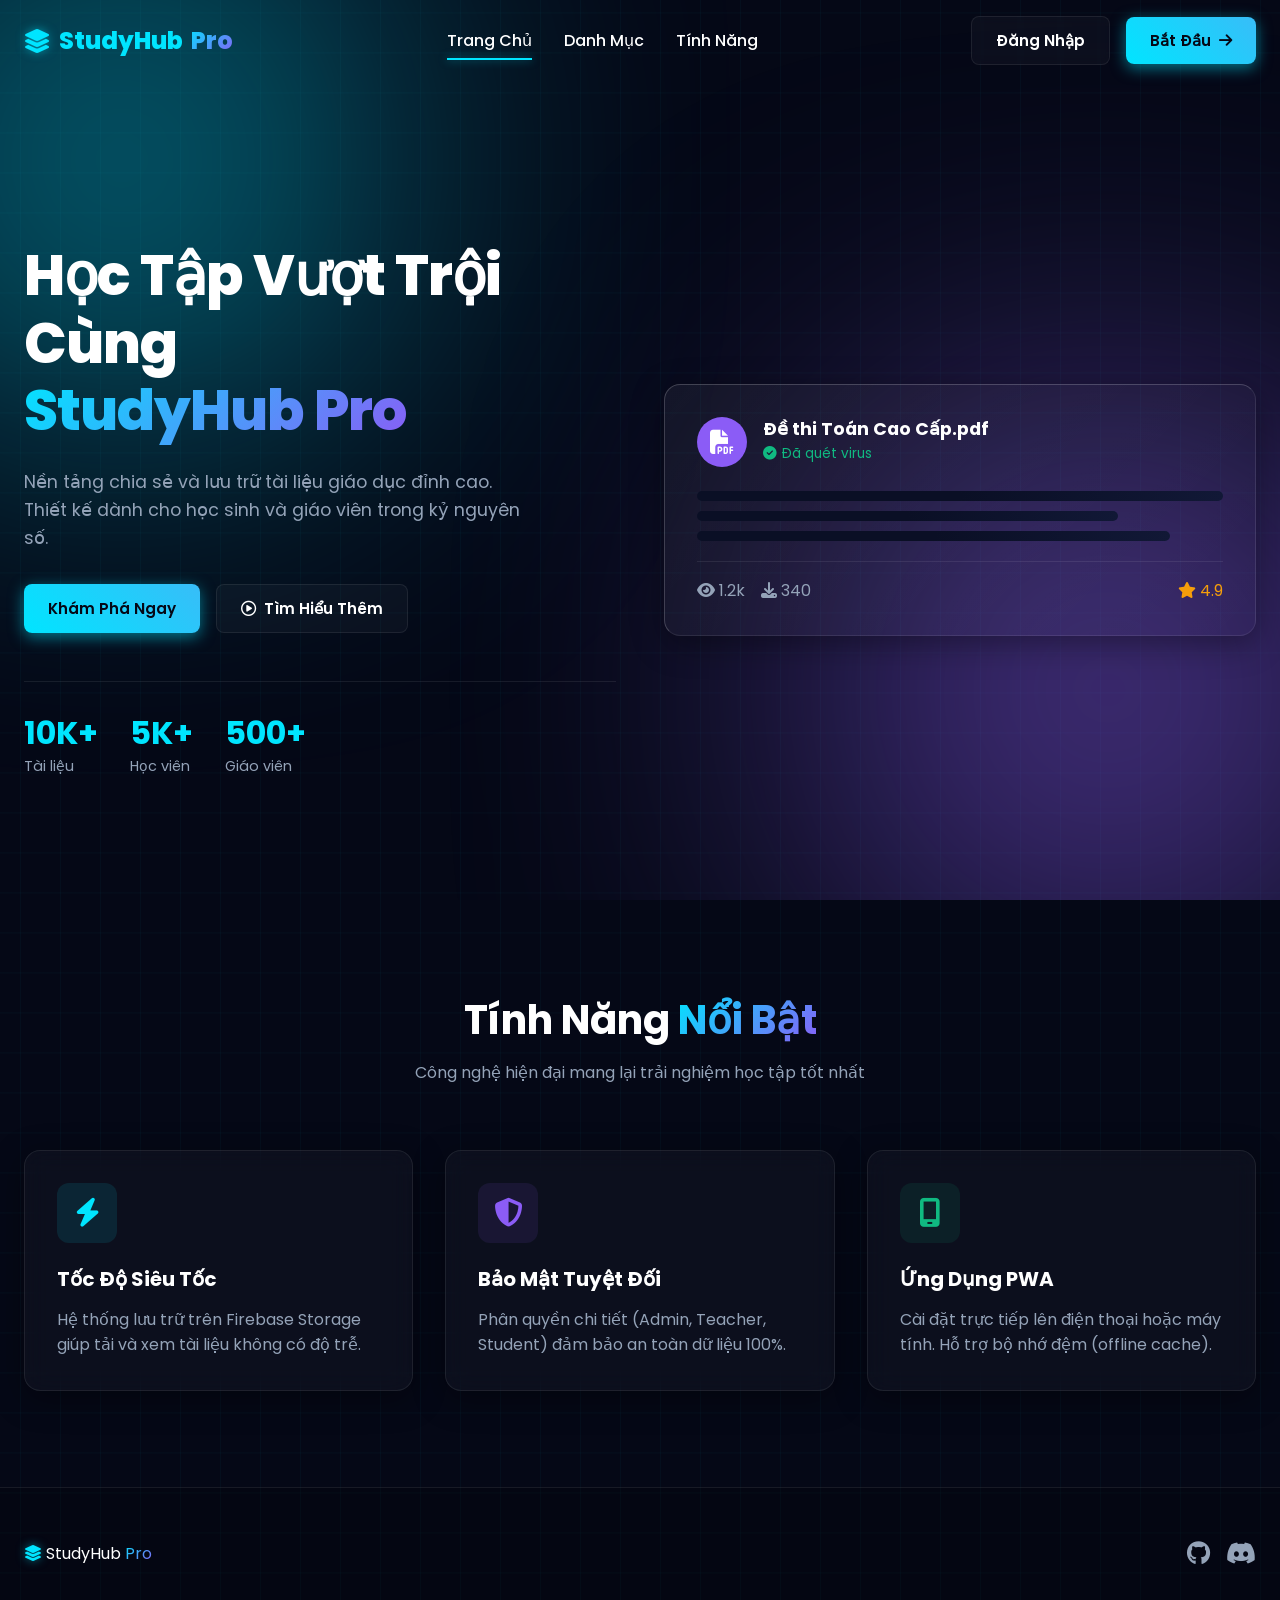
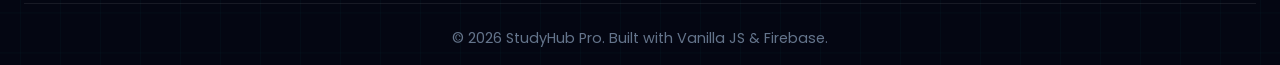
<file: index.html>
<!DOCTYPE html>
<html lang="vi">
<head>
    <meta charset="UTF-8">
    <meta name="viewport" content="width=device-width, initial-scale=1.0">
    <title>StudyHub Pro | Nền Tảng Chia Sẻ Tài Liệu Học Tập</title>
    
    <link rel="manifest" href="manifest.json">
    <meta name="theme-color" content="#050816">
    <link rel="icon" type="image/png" href="assets/icons/icon-192x192.png">

    <link rel="stylesheet" href="https://cdnjs.cloudflare.com/ajax/libs/font-awesome/6.4.0/css/all.min.css">
    
    <link rel="stylesheet" href="assets/css/theme.css">
    <link rel="stylesheet" href="assets/css/animation.css">
    <link rel="stylesheet" href="assets/css/style.css">
    <link rel="stylesheet" href="assets/css/responsive.css">
</head>
<body>
    <nav class="navbar" id="navbar">
        <div class="container nav-content">
            <div class="nav-logo">
                <a href="index.html">
                    <i class="fa-solid fa-layer-group"></i>
                    StudyHub <span class="text-gradient-primary">Pro</span>
                </a>
            </div>
            
            <ul class="nav-links" id="navLinks">
                <li><a href="index.html" class="active">Trang Chủ</a></li>
                <li><a href="subjects.html">Danh Mục</a></li>
                <li><a href="#features">Tính Năng</a></li>
            </ul>

            <div class="nav-actions">
                <a href="login.html" class="btn btn-glass ripple">Đăng Nhập</a>
                <a href="register.html" class="btn btn-primary ripple">Bắt Đầu <i class="fa-solid fa-arrow-right"></i></a>
                <button class="mobile-menu-btn" id="mobileMenuBtn">
                    <i class="fa-solid fa-bars"></i>
                </button>
            </div>
        </div>
    </nav>

    <header class="hero">
        <div class="hero-blur-circle-1"></div>
        <div class="hero-blur-circle-2"></div>
        
        <div class="container hero-content">
            <div class="hero-text animate-fade-in-up">
                <h1>Học Tập Vượt Trội Cùng <br><span class="text-gradient-primary">StudyHub Pro</span></h1>
                <p>Nền tảng chia sẻ và lưu trữ tài liệu giáo dục đỉnh cao. Thiết kế dành cho học sinh và giáo viên trong kỷ nguyên số.</p>
                <div class="hero-buttons">
                    <a href="register.html" class="btn btn-primary ripple">Khám Phá Ngay</a>
                    <a href="#features" class="btn btn-glass ripple"><i class="fa-regular fa-circle-play"></i> Tìm Hiểu Thêm</a>
                </div>
                
                <div class="hero-stats">
                    <div class="stat-item">
                        <h4>10K+</h4>
                        <span>Tài liệu</span>
                    </div>
                    <div class="stat-item">
                        <h4>5K+</h4>
                        <span>Học viên</span>
                    </div>
                    <div class="stat-item">
                        <h4>500+</h4>
                        <span>Giáo viên</span>
                    </div>
                </div>
            </div>

            <div class="hero-image-wrapper animate-slide-in-right">
                <div class="hero-card glass-panel animate-float mouse-light-wrapper" id="heroCard">
                    <div class="mouse-light"></div>
                    <div style="display: flex; align-items: center; gap: 1rem; margin-bottom: 1.5rem;">
                        <div style="width: 50px; height: 50px; border-radius: 50%; background: var(--color-secondary); display: flex; align-items: center; justify-content: center; font-size: 1.5rem;">
                            <i class="fa-solid fa-file-pdf"></i>
                        </div>
                        <div>
                            <h3 style="font-size: 1.1rem;">Đề thi Toán Cao Cấp.pdf</h3>
                            <span style="color: var(--color-success); font-size: 0.85rem;"><i class="fa-solid fa-check-circle"></i> Đã quét virus</span>
                        </div>
                    </div>
                    <div class="skeleton" style="height: 10px; width: 100%; margin-bottom: 10px;"></div>
                    <div class="skeleton" style="height: 10px; width: 80%; margin-bottom: 10px;"></div>
                    <div class="skeleton" style="height: 10px; width: 90%; margin-bottom: 20px;"></div>
                    <div style="display: flex; justify-content: space-between; align-items: center; border-top: 1px solid var(--glass-border); padding-top: 1rem;">
                        <div style="display: flex; gap: 1rem; color: var(--text-secondary);">
                            <span><i class="fa-solid fa-eye"></i> 1.2k</span>
                            <span><i class="fa-solid fa-download"></i> 340</span>
                        </div>
                        <div style="color: #f59e0b;">
                            <i class="fa-solid fa-star"></i> 4.9
                        </div>
                    </div>
                </div>
            </div>
        </div>
    </header>

    <section class="features" id="features">
        <div class="container">
            <div class="section-header">
                <h2>Tính Năng <span class="text-gradient-primary">Nổi Bật</span></h2>
                <p>Công nghệ hiện đại mang lại trải nghiệm học tập tốt nhất</p>
            </div>
            
            <div class="features-grid">
                <div class="feature-card glass-panel mouse-light-wrapper">
                    <div class="mouse-light"></div>
                    <div class="feature-icon">
                        <i class="fa-solid fa-bolt"></i>
                    </div>
                    <h3>Tốc Độ Siêu Tốc</h3>
                    <p>Hệ thống lưu trữ trên Firebase Storage giúp tải và xem tài liệu không có độ trễ.</p>
                </div>
                <div class="feature-card glass-panel mouse-light-wrapper">
                    <div class="mouse-light"></div>
                    <div class="feature-icon" style="color: var(--color-secondary); background: rgba(139, 92, 246, 0.1);">
                        <i class="fa-solid fa-shield-halved"></i>
                    </div>
                    <h3>Bảo Mật Tuyệt Đối</h3>
                    <p>Phân quyền chi tiết (Admin, Teacher, Student) đảm bảo an toàn dữ liệu 100%.</p>
                </div>
                <div class="feature-card glass-panel mouse-light-wrapper">
                    <div class="mouse-light"></div>
                    <div class="feature-icon" style="color: var(--color-success); background: rgba(16, 185, 129, 0.1);">
                        <i class="fa-solid fa-mobile-screen"></i>
                    </div>
                    <h3>Ứng Dụng PWA</h3>
                    <p>Cài đặt trực tiếp lên điện thoại hoặc máy tính. Hỗ trợ bộ nhớ đệm (offline cache).</p>
                </div>
            </div>
        </div>
    </section>

    <footer class="footer">
        <div class="container">
            <div class="footer-content">
                <div class="nav-logo">
                    <i class="fa-solid fa-layer-group"></i>
                    StudyHub <span class="text-gradient-primary">Pro</span>
                </div>
                <div style="display: flex; gap: 1rem;">
                    <a href="#" style="color: var(--text-secondary); font-size: 1.5rem;"><i class="fa-brands fa-github"></i></a>
                    <a href="#" style="color: var(--text-secondary); font-size: 1.5rem;"><i class="fa-brands fa-discord"></i></a>
                </div>
            </div>
            <div class="footer-bottom">
                &copy; 2026 StudyHub Pro. Built with Vanilla JS & Firebase.
            </div>
        </div>
    </footer>

    <script src="assets/js/utils.js" type="module"></script>
    <script>
        // Navbar Scroll Effect
        window.addEventListener('scroll', () => {
            const navbar = document.getElementById('navbar');
            if (window.scrollY > 50) {
                navbar.classList.add('scrolled');
            } else {
                navbar.classList.remove('scrolled');
            }
        });

        // Mouse Light Effect for Glass Panels
        document.querySelectorAll('.mouse-light-wrapper').forEach(wrapper => {
            const light = wrapper.querySelector('.mouse-light');
            if(!light) return;
            wrapper.addEventListener('mousemove', (e) => {
                const rect = wrapper.getBoundingClientRect();
                const x = e.clientX - rect.left;
                const y = e.clientY - rect.top;
                light.style.left = `${x}px`;
                light.style.top = `${y}px`;
            });
        });
    </script>
</body>
</html>
</file>
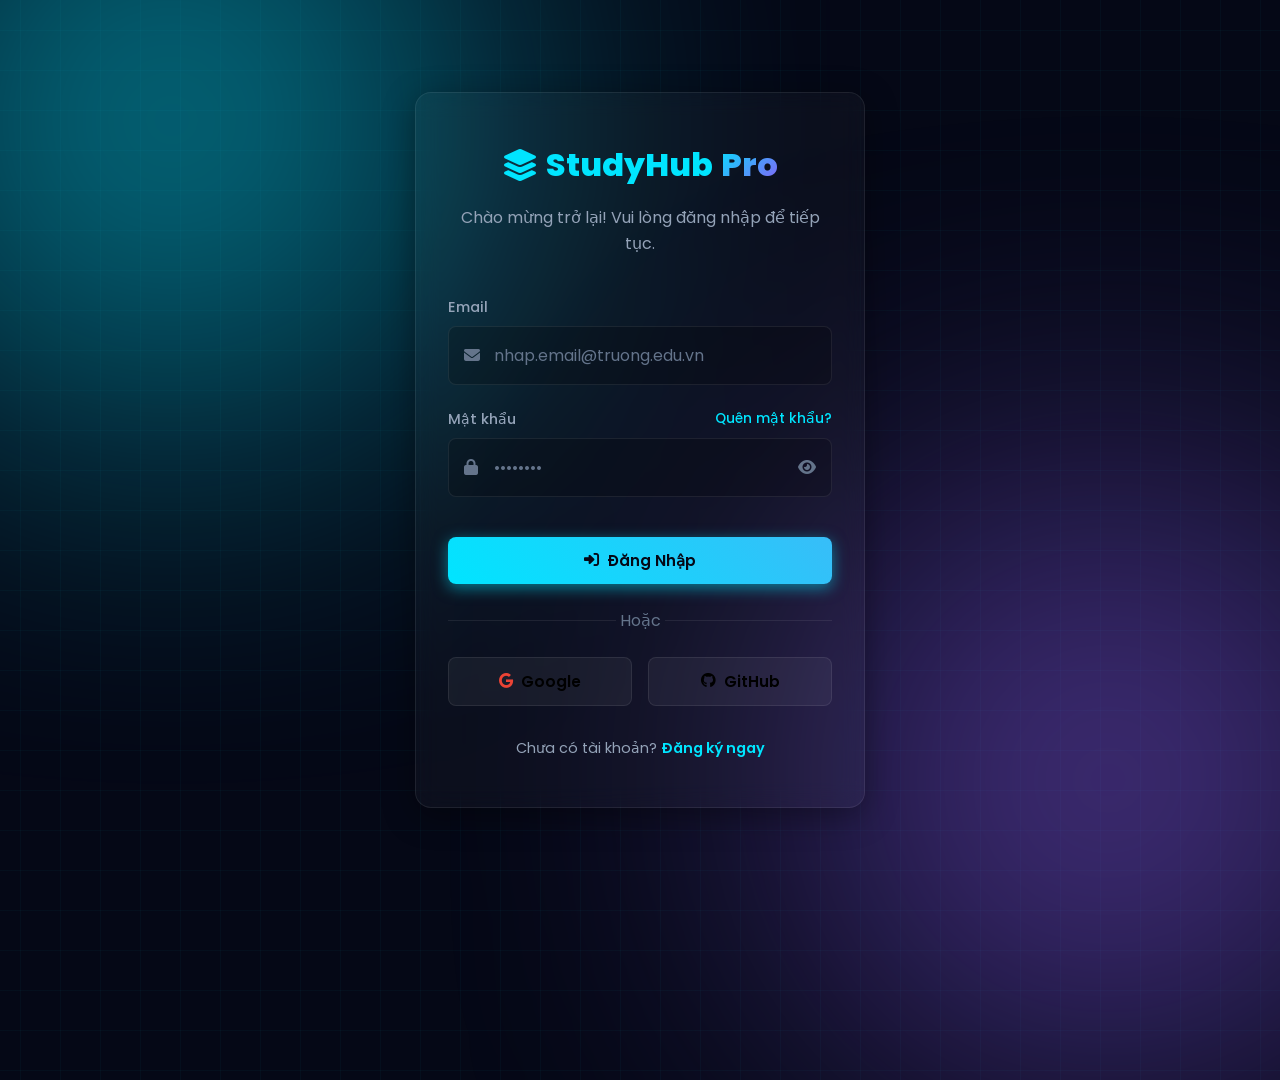
<file: login.html>
<!DOCTYPE html>
<html lang="vi">
<head>
    <meta charset="UTF-8">
    <meta name="viewport" content="width=device-width, initial-scale=1.0">
    <title>Đăng Nhập | StudyHub Pro</title>
    
    <meta name="theme-color" content="#050816">
    <link rel="stylesheet" href="https://cdnjs.cloudflare.com/ajax/libs/font-awesome/6.4.0/css/all.min.css">
    
    <link rel="stylesheet" href="assets/css/theme.css">
    <link rel="stylesheet" href="assets/css/animation.css">
    <link rel="stylesheet" href="assets/css/style.css">
    
    <style>
        /* Specific Styles cho Auth Pages */
        .auth-container {
            min-height: 100vh;
            display: flex;
            align-items: center;
            justify-content: center;
            padding: 2rem;
            position: relative;
        }

        .auth-card {
            width: 100%;
            max-width: 450px;
            padding: 3rem 2rem;
            position: relative;
            z-index: 10;
        }

        .auth-header {
            text-align: center;
            margin-bottom: 2.5rem;
        }

        .auth-header .logo {
            font-size: 2rem;
            font-weight: 800;
            display: flex;
            align-items: center;
            justify-content: center;
            gap: 0.5rem;
            margin-bottom: 1rem;
            text-decoration: none;
        }

        .auth-header .logo i {
            color: var(--color-primary);
        }

        .auth-header p {
            color: var(--text-secondary);
        }

        .auth-footer {
            margin-top: 2rem;
            text-align: center;
            font-size: 0.9rem;
            color: var(--text-secondary);
        }

        .auth-footer a {
            font-weight: 600;
        }
        
        .social-login {
            display: flex;
            gap: 1rem;
            margin-top: 1.5rem;
        }
        
        .social-login .btn {
            flex: 1;
            background: rgba(255, 255, 255, 0.05);
            border: 1px solid var(--glass-border);
        }

        .social-login .btn:hover {
            background: rgba(255, 255, 255, 0.1);
        }

        .divider {
            display: flex;
            align-items: center;
            text-align: center;
            margin: 1.5rem 0;
            color: var(--text-muted);
        }

        .divider::before,
        .divider::after {
            content: '';
            flex: 1;
            border-bottom: 1px solid var(--glass-border);
        }

        .divider:not(:empty)::before {
            margin-right: .25em;
        }

        .divider:not(:empty)::after {
            margin-left: .25em;
        }

        /* Background Effects */
        .auth-bg-1 {
            position: absolute;
            top: -20%; left: -10%;
            width: 600px; height: 600px;
            background: var(--color-primary-glow);
            filter: blur(150px); border-radius: 50%;
        }
        .auth-bg-2 {
            position: absolute;
            bottom: -20%; right: -10%;
            width: 600px; height: 600px;
            background: var(--color-secondary-glow);
            filter: blur(150px); border-radius: 50%;
        }
    </style>
</head>
<body>
    <div class="auth-container">
        <div class="auth-bg-1"></div>
        <div class="auth-bg-2"></div>
        
        <div class="glass-panel auth-card animate-fade-in-up mouse-light-wrapper">
            <div class="mouse-light"></div>
            
            <div class="auth-header">
                <a href="index.html" class="logo">
                    <i class="fa-solid fa-layer-group"></i>
                    StudyHub <span class="text-gradient-primary">Pro</span>
                </a>
                <p>Chào mừng trở lại! Vui lòng đăng nhập để tiếp tục.</p>
            </div>

            <form id="loginForm">
                <div class="input-group">
                    <label for="email">Email</label>
                    <div style="position: relative;">
                        <i class="fa-solid fa-envelope" style="position: absolute; left: 1rem; top: 50%; transform: translateY(-50%); color: var(--text-muted);"></i>
                        <input type="email" id="email" class="input-control" style="padding-left: 2.8rem;" placeholder="nhap.email@truong.edu.vn" required>
                    </div>
                </div>

                <div class="input-group">
                    <label for="password" style="display: flex; justify-content: space-between;">
                        Mật khẩu
                        <a href="forgot-password.html" style="font-size: 0.85rem;">Quên mật khẩu?</a>
                    </label>
                    <div style="position: relative;">
                        <i class="fa-solid fa-lock" style="position: absolute; left: 1rem; top: 50%; transform: translateY(-50%); color: var(--text-muted);"></i>
                        <input type="password" id="password" class="input-control" style="padding-left: 2.8rem;" placeholder="••••••••" required>
                        <i class="fa-solid fa-eye" id="togglePassword" style="position: absolute; right: 1rem; top: 50%; transform: translateY(-50%); color: var(--text-muted); cursor: pointer;"></i>
                    </div>
                </div>

                <button type="submit" class="btn btn-primary ripple" style="width: 100%; margin-top: 1rem;">
                    <i class="fa-solid fa-right-to-bracket"></i> Đăng Nhập
                </button>
            </form>

            <div class="divider">Hoặc</div>

            <div class="social-login">
                <button id="googleLoginBtn" class="btn ripple">
                    <i class="fa-brands fa-google" style="color: #ea4335;"></i> Google
                </button>
                <button id="githubLoginBtn" class="btn ripple">
                    <i class="fa-brands fa-github"></i> GitHub
                </button>
            </div>

            <div class="auth-footer">
                Chưa có tài khoản? <a href="register.html">Đăng ký ngay</a>
            </div>
        </div>
    </div>

    <script type="module">
        import { showToast } from './assets/js/utils.js';
        
        // Toggle Password Visibility
        const togglePassword = document.querySelector('#togglePassword');
        const password = document.querySelector('#password');

        togglePassword.addEventListener('click', function (e) {
            const type = password.getAttribute('type') === 'password' ? 'text' : 'password';
            password.setAttribute('type', type);
            this.classList.toggle('fa-eye');
            this.classList.toggle('fa-eye-slash');
        });

        // Mouse Light
        const wrapper = document.querySelector('.mouse-light-wrapper');
        const light = document.querySelector('.mouse-light');
        wrapper.addEventListener('mousemove', (e) => {
            const rect = wrapper.getBoundingClientRect();
            const x = e.clientX - rect.left;
            const y = e.clientY - rect.top;
            light.style.left = `${x}px`;
            light.style.top = `${y}px`;
        });
    </script>
    
    <script type="module" src="assets/js/auth.js"></script>
</body>
</html>
</file>
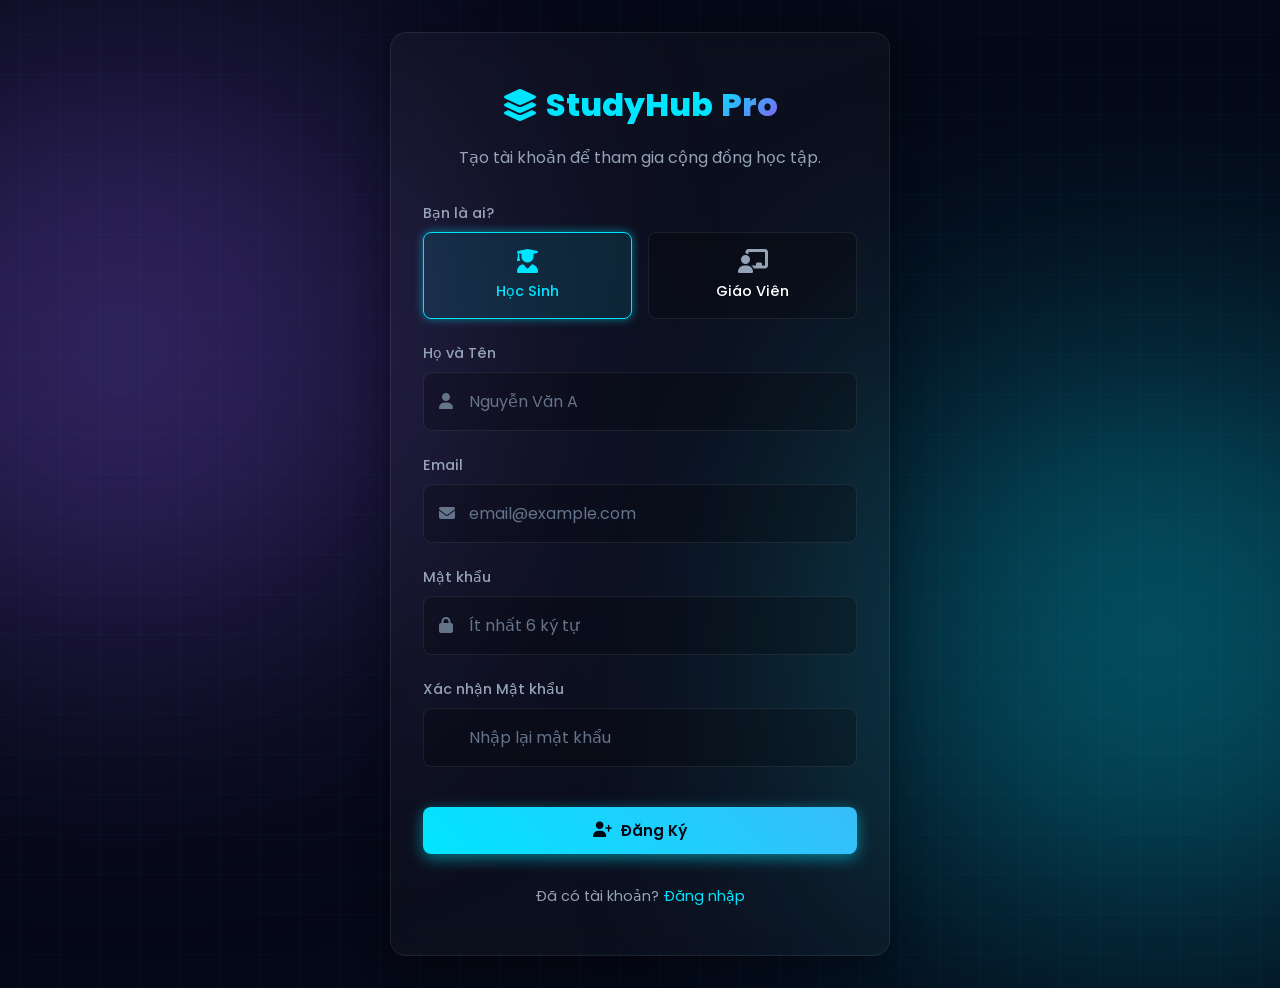
<file: register.html>
<!DOCTYPE html>
<html lang="vi">
<head>
    <meta charset="UTF-8">
    <meta name="viewport" content="width=device-width, initial-scale=1.0">
    <title>Đăng Ký | StudyHub Pro</title>
    
    <meta name="theme-color" content="#050816">
    <link rel="stylesheet" href="https://cdnjs.cloudflare.com/ajax/libs/font-awesome/6.4.0/css/all.min.css">
    
    <link rel="stylesheet" href="assets/css/theme.css">
    <link rel="stylesheet" href="assets/css/animation.css">
    <link rel="stylesheet" href="assets/css/style.css">
    
    <style>
        /* Tái sử dụng styles từ login.html */
        .auth-container { min-height: 100vh; display: flex; align-items: center; justify-content: center; padding: 2rem; position: relative; }
        .auth-card { width: 100%; max-width: 500px; padding: 3rem 2rem; position: relative; z-index: 10; }
        .auth-header { text-align: center; margin-bottom: 2rem; }
        .auth-header .logo { font-size: 2rem; font-weight: 800; display: flex; align-items: center; justify-content: center; gap: 0.5rem; margin-bottom: 1rem; text-decoration: none; }
        .auth-header .logo i { color: var(--color-primary); }
        .auth-header p { color: var(--text-secondary); }
        .auth-footer { margin-top: 2rem; text-align: center; font-size: 0.9rem; color: var(--text-secondary); }
        
        .role-selector {
            display: grid;
            grid-template-columns: 1fr 1fr;
            gap: 1rem;
            margin-bottom: 1.5rem;
        }

        .role-option {
            position: relative;
        }

        .role-option input[type="radio"] {
            display: none;
        }

        .role-card {
            display: flex;
            flex-direction: column;
            align-items: center;
            gap: 0.5rem;
            padding: 1rem;
            border: 1px solid var(--glass-border);
            border-radius: var(--border-radius-sm);
            background: rgba(0,0,0,0.2);
            cursor: pointer;
            transition: var(--transition-normal);
        }

        .role-card i {
            font-size: 1.5rem;
            color: var(--text-secondary);
        }

        .role-card span {
            font-size: 0.9rem;
            font-weight: 500;
        }

        .role-option input[type="radio"]:checked + .role-card {
            border-color: var(--color-primary);
            background: rgba(0, 229, 255, 0.1);
            box-shadow: 0 0 10px var(--color-primary-glow);
        }

        .role-option input[type="radio"]:checked + .role-card i,
        .role-option input[type="radio"]:checked + .role-card span {
            color: var(--color-primary);
        }

        .auth-bg-1 { position: absolute; top: 10%; left: -10%; width: 500px; height: 500px; background: var(--color-secondary-glow); filter: blur(150px); border-radius: 50%; }
        .auth-bg-2 { position: absolute; bottom: 10%; right: -10%; width: 500px; height: 500px; background: var(--color-primary-glow); filter: blur(150px); border-radius: 50%; }
    </style>
</head>
<body>
    <div class="auth-container">
        <div class="auth-bg-1"></div>
        <div class="auth-bg-2"></div>
        
        <div class="glass-panel auth-card animate-fade-in-up mouse-light-wrapper">
            <div class="mouse-light"></div>
            
            <div class="auth-header">
                <a href="index.html" class="logo">
                    <i class="fa-solid fa-layer-group"></i>
                    StudyHub <span class="text-gradient-primary">Pro</span>
                </a>
                <p>Tạo tài khoản để tham gia cộng đồng học tập.</p>
            </div>

            <form id="registerForm">
                <label style="font-size: 0.9rem; font-weight: 500; color: var(--text-secondary); display: block; margin-bottom: 0.5rem;">Bạn là ai?</label>
                <div class="role-selector">
                    <label class="role-option">
                        <input type="radio" name="role" value="student" checked required>
                        <div class="role-card">
                            <i class="fa-solid fa-user-graduate"></i>
                            <span>Học Sinh</span>
                        </div>
                    </label>
                    <label class="role-option">
                        <input type="radio" name="role" value="teacher">
                        <div class="role-card">
                            <i class="fa-solid fa-chalkboard-user"></i>
                            <span>Giáo Viên</span>
                        </div>
                    </label>
                </div>

                <div class="input-group">
                    <label for="fullname">Họ và Tên</label>
                    <div style="position: relative;">
                        <i class="fa-solid fa-user" style="position: absolute; left: 1rem; top: 50%; transform: translateY(-50%); color: var(--text-muted);"></i>
                        <input type="text" id="fullname" class="input-control" style="padding-left: 2.8rem;" placeholder="Nguyễn Văn A" required>
                    </div>
                </div>

                <div class="input-group">
                    <label for="email">Email</label>
                    <div style="position: relative;">
                        <i class="fa-solid fa-envelope" style="position: absolute; left: 1rem; top: 50%; transform: translateY(-50%); color: var(--text-muted);"></i>
                        <input type="email" id="email" class="input-control" style="padding-left: 2.8rem;" placeholder="email@example.com" required>
                    </div>
                </div>

                <div class="input-group">
                    <label for="password">Mật khẩu</label>
                    <div style="position: relative;">
                        <i class="fa-solid fa-lock" style="position: absolute; left: 1rem; top: 50%; transform: translateY(-50%); color: var(--text-muted);"></i>
                        <input type="password" id="password" class="input-control" style="padding-left: 2.8rem;" placeholder="Ít nhất 6 ký tự" required minlength="6">
                    </div>
                </div>

                <div class="input-group">
                    <label for="confirmPassword">Xác nhận Mật khẩu</label>
                    <div style="position: relative;">
                        <i class="fa-solid fa-shield-check" style="position: absolute; left: 1rem; top: 50%; transform: translateY(-50%); color: var(--text-muted);"></i>
                        <input type="password" id="confirmPassword" class="input-control" style="padding-left: 2.8rem;" placeholder="Nhập lại mật khẩu" required minlength="6">
                    </div>
                </div>

                <button type="submit" class="btn btn-primary ripple" style="width: 100%; margin-top: 1rem;">
                    <i class="fa-solid fa-user-plus"></i> Đăng Ký
                </button>
            </form>

            <div class="auth-footer">
                Đã có tài khoản? <a href="login.html">Đăng nhập</a>
            </div>
        </div>
    </div>

    <script type="module">
        const wrapper = document.querySelector('.mouse-light-wrapper');
        const light = document.querySelector('.mouse-light');
        if(wrapper && light) {
            wrapper.addEventListener('mousemove', (e) => {
                const rect = wrapper.getBoundingClientRect();
                const x = e.clientX - rect.left;
                const y = e.clientY - rect.top;
                light.style.left = `${x}px`;
                light.style.top = `${y}px`;
            });
        }
    </script>

    <script type="module" src="assets/js/auth.js"></script>
</body>
</html>
</file>
<file: assets/css/theme.css>
/* * StudyHub Pro - Core Theme & Variables
 * UI Style: Cyberpunk, Neon, Glassmorphism
 */

@import url('https://fonts.googleapis.com/css2?family=Poppins:wght@300;400;500;600;700;800&display=swap');

:root {
    /* Color Palette */
    --color-primary: #00E5FF;
    --color-primary-glow: rgba(0, 229, 255, 0.5);
    --color-secondary: #8B5CF6;
    --color-secondary-glow: rgba(139, 92, 246, 0.5);
    --color-accent: #38BDF8;
    
    /* Backgrounds */
    --bg-main: #050816;
    --bg-surface: #0a0f25;
    --bg-surface-elevated: #111836;
    
    /* Glassmorphism */
    --glass-bg: rgba(255, 255, 255, 0.03);
    --glass-border: rgba(255, 255, 255, 0.08);
    --glass-highlight: rgba(255, 255, 255, 0.15);
    
    /* Text Colors */
    --text-primary: #ffffff;
    --text-secondary: #94a3b8;
    --text-muted: #64748b;
    
    /* Status Colors */
    --color-success: #10b981;
    --color-danger: #ef4444;
    --color-warning: #f59e0b;

    /* Typography */
    --font-main: 'Poppins', sans-serif;
    
    /* Metrics */
    --border-radius-sm: 8px;
    --border-radius-md: 16px;
    --border-radius-lg: 24px;
    --border-radius-pill: 9999px;
    
    /* Transitions */
    --transition-fast: 0.2s ease;
    --transition-normal: 0.3s cubic-bezier(0.4, 0, 0.2, 1);
    --transition-slow: 0.5s cubic-bezier(0.4, 0, 0.2, 1);
    
    /* Shadows */
    --shadow-neon-primary: 0 0 15px var(--color-primary-glow), 0 0 30px var(--color-primary-glow);
    --shadow-neon-secondary: 0 0 15px var(--color-secondary-glow), 0 0 30px var(--color-secondary-glow);
    --shadow-glass: 0 8px 32px 0 rgba(0, 0, 0, 0.37);
}

/* Base Reset */
* {
    margin: 0;
    padding: 0;
    box-sizing: border-box;
    font-family: var(--font-main);
}

html {
    scroll-behavior: smooth;
    font-size: 16px;
}

body {
    background-color: var(--bg-main);
    color: var(--text-primary);
    overflow-x: hidden;
    min-height: 100vh;
    display: flex;
    flex-direction: column;
    /* Cyberpunk Grid Background */
    background-image: 
        linear-gradient(rgba(0, 229, 255, 0.03) 1px, transparent 1px),
        linear-gradient(90deg, rgba(0, 229, 255, 0.03) 1px, transparent 1px);
    background-size: 40px 40px;
    background-position: center center;
}

/* Scrollbar Styling (Vercel/Discord feel) */
::-webkit-scrollbar {
    width: 8px;
    height: 8px;
}

::-webkit-scrollbar-track {
    background: var(--bg-main);
}

::-webkit-scrollbar-thumb {
    background: var(--bg-surface-elevated);
    border-radius: var(--border-radius-pill);
}

::-webkit-scrollbar-thumb:hover {
    background: var(--color-secondary);
}

/* Glassmorphism Utilities */
.glass-panel {
    background: var(--glass-bg);
    backdrop-filter: blur(12px);
    -webkit-backdrop-filter: blur(12px);
    border: 1px solid var(--glass-border);
    border-radius: var(--border-radius-md);
    box-shadow: var(--shadow-glass);
}

/* Typography Utilities */
.text-gradient-primary {
    background: linear-gradient(135deg, var(--color-primary), var(--color-secondary));
    -webkit-background-clip: text;
    -webkit-text-fill-color: transparent;
    background-clip: text;
}

h1, h2, h3, h4, h5, h6 {
    color: var(--text-primary);
    line-height: 1.2;
}

p {
    color: var(--text-secondary);
    line-height: 1.6;
}

a {
    color: var(--color-primary);
    text-decoration: none;
    transition: var(--transition-fast);
}

a:hover {
    color: var(--color-accent);
    text-shadow: 0 0 8px var(--color-primary-glow);
}

/* Global Button Styles */
.btn {
    display: inline-flex;
    align-items: center;
    justify-content: center;
    padding: 0.75rem 1.5rem;
    border-radius: var(--border-radius-sm);
    font-weight: 600;
    font-size: 0.95rem;
    cursor: pointer;
    transition: var(--transition-normal);
    border: none;
    outline: none;
    gap: 0.5rem;
}

.btn-primary {
    background: linear-gradient(45deg, var(--color-primary), var(--color-accent));
    color: var(--bg-main);
    box-shadow: 0 4px 15px var(--color-primary-glow);
}

.btn-primary:hover {
    box-shadow: var(--shadow-neon-primary);
    transform: translateY(-2px);
}

.btn-secondary {
    background: linear-gradient(45deg, var(--color-secondary), #6d28d9);
    color: #ffffff;
    box-shadow: 0 4px 15px var(--color-secondary-glow);
}

.btn-secondary:hover {
    box-shadow: var(--shadow-neon-secondary);
    transform: translateY(-2px);
}

.btn-glass {
    background: var(--glass-bg);
    border: 1px solid var(--glass-border);
    color: var(--text-primary);
    backdrop-filter: blur(4px);
}

.btn-glass:hover {
    background: var(--glass-highlight);
    border-color: var(--color-primary);
}

/* Form Inputs */
.input-group {
    display: flex;
    flex-direction: column;
    gap: 0.5rem;
    margin-bottom: 1.5rem;
}

.input-group label {
    font-size: 0.9rem;
    font-weight: 500;
    color: var(--text-secondary);
}

.input-control {
    width: 100%;
    padding: 1rem 1.25rem;
    background: rgba(0, 0, 0, 0.2);
    border: 1px solid var(--glass-border);
    border-radius: var(--border-radius-sm);
    color: var(--text-primary);
    font-size: 1rem;
    transition: var(--transition-normal);
}

.input-control:focus {
    outline: none;
    border-color: var(--color-primary);
    box-shadow: 0 0 10px var(--color-primary-glow);
    background: rgba(0, 229, 255, 0.05);
}

.input-control::placeholder {
    color: var(--text-muted);
}
</file>
<file: assets/css/animation.css>
/* * StudyHub Pro - Advanced Animations
 */

/* 1. Glow Animation */
@keyframes pulseGlow {
    0% { box-shadow: 0 0 10px var(--color-primary-glow); }
    50% { box-shadow: 0 0 25px var(--color-primary-glow), 0 0 40px var(--color-primary-glow); }
    100% { box-shadow: 0 0 10px var(--color-primary-glow); }
}

.animate-glow {
    animation: pulseGlow 3s infinite alternate;
}

/* 2. Floating Animation */
@keyframes float {
    0% { transform: translateY(0px); }
    50% { transform: translateY(-15px); }
    100% { transform: translateY(0px); }
}

.animate-float {
    animation: float 6s ease-in-out infinite;
}
.animate-float-delayed {
    animation: float 6s ease-in-out 3s infinite;
}

/* 3. Fade In Up */
@keyframes fadeInUp {
    from {
        opacity: 0;
        transform: translateY(30px);
    }
    to {
        opacity: 1;
        transform: translateY(0);
    }
}

.animate-fade-in-up {
    animation: fadeInUp 0.8s cubic-bezier(0.16, 1, 0.3, 1) forwards;
}

/* 4. Slide In Right */
@keyframes slideInRight {
    from {
        opacity: 0;
        transform: translateX(50px);
    }
    to {
        opacity: 1;
        transform: translateX(0);
    }
}

.animate-slide-in-right {
    animation: slideInRight 0.6s ease-out forwards;
}

/* 5. Ripple Effect for Buttons */
.ripple {
    position: relative;
    overflow: hidden;
}

.ripple::after {
    content: "";
    display: block;
    position: absolute;
    width: 100%;
    height: 100%;
    top: 0;
    left: 0;
    pointer-events: none;
    background-image: radial-gradient(circle, #fff 10%, transparent 10.01%);
    background-repeat: no-repeat;
    background-position: 50%;
    transform: scale(10, 10);
    opacity: 0;
    transition: transform .5s, opacity 1s;
}

.ripple:active::after {
    transform: scale(0, 0);
    opacity: 0.3;
    transition: 0s;
}

/* 6. Mouse Light (Glow follows cursor) - CSS Setup for JS injection */
.mouse-light-wrapper {
    position: relative;
    overflow: hidden;
}

.mouse-light {
    position: absolute;
    width: 400px;
    height: 400px;
    background: radial-gradient(circle, rgba(0, 229, 255, 0.15) 0%, transparent 70%);
    border-radius: 50%;
    pointer-events: none;
    transform: translate(-50%, -50%);
    z-index: 0;
    opacity: 0;
    transition: opacity 0.3s ease;
}

.mouse-light-wrapper:hover .mouse-light {
    opacity: 1;
}

/* 7. Skeleton Loading Animation */
@keyframes skeletonShimmer {
    0% { background-position: -200% 0; }
    100% { background-position: 200% 0; }
}

.skeleton {
    background: linear-gradient(90deg, 
        var(--bg-surface) 25%, 
        var(--bg-surface-elevated) 50%, 
        var(--bg-surface) 75%
    );
    background-size: 200% 100%;
    animation: skeletonShimmer 1.5s infinite linear;
    border-radius: var(--border-radius-sm);
}
</file>
<file: assets/css/style.css>
/* * StudyHub Pro - Main Layout & Component Styles
 */

/* Container */
.container {
    width: 100%;
    max-width: 1280px;
    margin: 0 auto;
    padding: 0 1.5rem;
}

/* --- Navbar --- */
.navbar {
    position: fixed;
    top: 0;
    left: 0;
    width: 100%;
    z-index: 1000;
    padding: 1rem 0;
    transition: var(--transition-normal);
}

.navbar.scrolled {
    background: rgba(5, 8, 22, 0.8);
    backdrop-filter: blur(16px);
    -webkit-backdrop-filter: blur(16px);
    border-bottom: 1px solid var(--glass-border);
    padding: 0.75rem 0;
}

.nav-content {
    display: flex;
    justify-content: space-between;
    align-items: center;
}

.nav-logo a {
    font-size: 1.5rem;
    font-weight: 800;
    display: flex;
    align-items: center;
    gap: 0.5rem;
}

.nav-logo i {
    color: var(--color-primary);
    filter: drop-shadow(0 0 5px var(--color-primary-glow));
}

.nav-links {
    display: flex;
    gap: 2rem;
    list-style: none;
}

.nav-links li a {
    color: var(--text-primary);
    font-weight: 500;
    position: relative;
    padding: 0.5rem 0;
}

.nav-links li a::after {
    content: '';
    position: absolute;
    bottom: 0;
    left: 0;
    width: 0;
    height: 2px;
    background: var(--color-primary);
    transition: var(--transition-normal);
    box-shadow: 0 0 8px var(--color-primary-glow);
}

.nav-links li a:hover::after,
.nav-links li a.active::after {
    width: 100%;
}

.nav-actions {
    display: flex;
    gap: 1rem;
    align-items: center;
}

.mobile-menu-btn {
    display: none;
    font-size: 1.5rem;
    color: var(--text-primary);
    cursor: pointer;
    background: none;
    border: none;
}

/* --- Hero Section --- */
.hero {
    padding-top: 120px;
    min-height: 100vh;
    display: flex;
    align-items: center;
    position: relative;
    overflow: hidden;
}

.hero-blur-circle-1 {
    position: absolute;
    top: -10%;
    left: -10%;
    width: 500px;
    height: 500px;
    background: var(--color-primary-glow);
    border-radius: 50%;
    filter: blur(150px);
    z-index: -1;
}

.hero-blur-circle-2 {
    position: absolute;
    bottom: -10%;
    right: -10%;
    width: 600px;
    height: 600px;
    background: var(--color-secondary-glow);
    border-radius: 50%;
    filter: blur(150px);
    z-index: -1;
}

.hero-content {
    display: grid;
    grid-template-columns: 1fr 1fr;
    gap: 3rem;
    align-items: center;
    width: 100%;
}

.hero-text h1 {
    font-size: 3.5rem;
    font-weight: 800;
    margin-bottom: 1.5rem;
    letter-spacing: -1px;
}

.hero-text p {
    font-size: 1.1rem;
    margin-bottom: 2rem;
    max-width: 500px;
}

.hero-buttons {
    display: flex;
    gap: 1rem;
}

.hero-image-wrapper {
    position: relative;
}

.hero-card {
    position: relative;
    z-index: 2;
    padding: 2rem;
    border-top: 1px solid rgba(255,255,255,0.2);
    border-left: 1px solid rgba(255,255,255,0.2);
    background: linear-gradient(135deg, rgba(255,255,255,0.05), rgba(255,255,255,0.01));
}

.hero-stats {
    display: flex;
    gap: 2rem;
    margin-top: 3rem;
    padding-top: 2rem;
    border-top: 1px solid var(--glass-border);
}

.stat-item h4 {
    font-size: 2rem;
    color: var(--color-primary);
}

.stat-item span {
    font-size: 0.9rem;
    color: var(--text-secondary);
}

/* --- Features Section --- */
.features {
    padding: 6rem 0;
    position: relative;
}

.section-header {
    text-align: center;
    margin-bottom: 4rem;
}

.section-header h2 {
    font-size: 2.5rem;
    margin-bottom: 1rem;
}

.features-grid {
    display: grid;
    grid-template-columns: repeat(auto-fit, minmax(300px, 1fr));
    gap: 2rem;
}

.feature-card {
    padding: 2rem;
    transition: var(--transition-normal);
    position: relative;
    overflow: hidden;
}

.feature-card::before {
    content: '';
    position: absolute;
    top: 0;
    left: 0;
    width: 100%;
    height: 100%;
    background: linear-gradient(135deg, transparent, rgba(0, 229, 255, 0.05));
    opacity: 0;
    transition: var(--transition-normal);
}

.feature-card:hover {
    transform: translateY(-10px);
    border-color: var(--color-primary);
    box-shadow: var(--shadow-neon-primary);
}

.feature-card:hover::before {
    opacity: 1;
}

.feature-icon {
    width: 60px;
    height: 60px;
    border-radius: 12px;
    background: rgba(0, 229, 255, 0.1);
    display: flex;
    align-items: center;
    justify-content: center;
    font-size: 1.8rem;
    color: var(--color-primary);
    margin-bottom: 1.5rem;
}

.feature-card h3 {
    margin-bottom: 1rem;
    font-size: 1.25rem;
}

/* --- Footer --- */
.footer {
    border-top: 1px solid var(--glass-border);
    padding: 3rem 0 1rem;
    margin-top: auto;
    background: rgba(0,0,0,0.2);
}

.footer-content {
    display: flex;
    justify-content: space-between;
    align-items: center;
    margin-bottom: 2rem;
}

.footer-bottom {
    text-align: center;
    padding-top: 1.5rem;
    border-top: 1px solid var(--glass-border);
    color: var(--text-muted);
    font-size: 0.9rem;
}
</file>
<file: assets/css/responsive.css>
/* * StudyHub Pro - Responsive Design
 * Điều chỉnh UI cho Tablet và Mobile
 */

/* --- Tablet (max-width: 992px) --- */
@media (max-width: 992px) {
    .hero-content {
        grid-template-columns: 1fr;
        text-align: center;
        gap: 4rem;
        padding-top: 2rem;
    }

    .hero-text h1 {
        font-size: 3rem;
    }

    .hero-text p {
        margin: 0 auto 2rem auto;
    }

    .hero-buttons {
        justify-content: center;
    }

    .hero-stats {
        justify-content: center;
    }

    .hero-image-wrapper {
        display: flex;
        justify-content: center;
    }

    .hero-card {
        width: 100%;
        max-width: 500px;
    }
}

/* --- Mobile (max-width: 768px) --- */
@media (max-width: 768px) {
    /* Navbar Mobile */
    .mobile-menu-btn {
        display: block;
    }

    .nav-links {
        position: fixed;
        top: 70px;
        left: -100%;
        width: 100%;
        height: calc(100vh - 70px);
        background: rgba(5, 8, 22, 0.95);
        backdrop-filter: blur(20px);
        flex-direction: column;
        align-items: center;
        justify-content: center;
        gap: 3rem;
        transition: var(--transition-normal);
        z-index: 999;
    }

    .nav-links.active {
        left: 0;
    }

    .nav-links li a {
        font-size: 1.5rem;
    }

    .nav-actions .btn {
        display: none; /* Ẩn nút trên navbar mobile để giao diện gọn gàng */
    }

    /* Hero Mobile */
    .hero {
        padding-top: 100px;
    }

    .hero-text h1 {
        font-size: 2.2rem;
    }

    .stat-item h4 {
        font-size: 1.5rem;
    }

    .features-grid {
        grid-template-columns: 1fr;
    }

    .footer-content {
        flex-direction: column;
        gap: 1.5rem;
        text-align: center;
    }
}

/* --- Small Mobile (max-width: 480px) --- */
@media (max-width: 480px) {
    .hero-buttons {
        flex-direction: column;
        width: 100%;
    }

    .hero-buttons .btn {
        width: 100%;
    }

    .hero-stats {
        flex-direction: column;
        gap: 1.5rem;
    }
}
</file>
